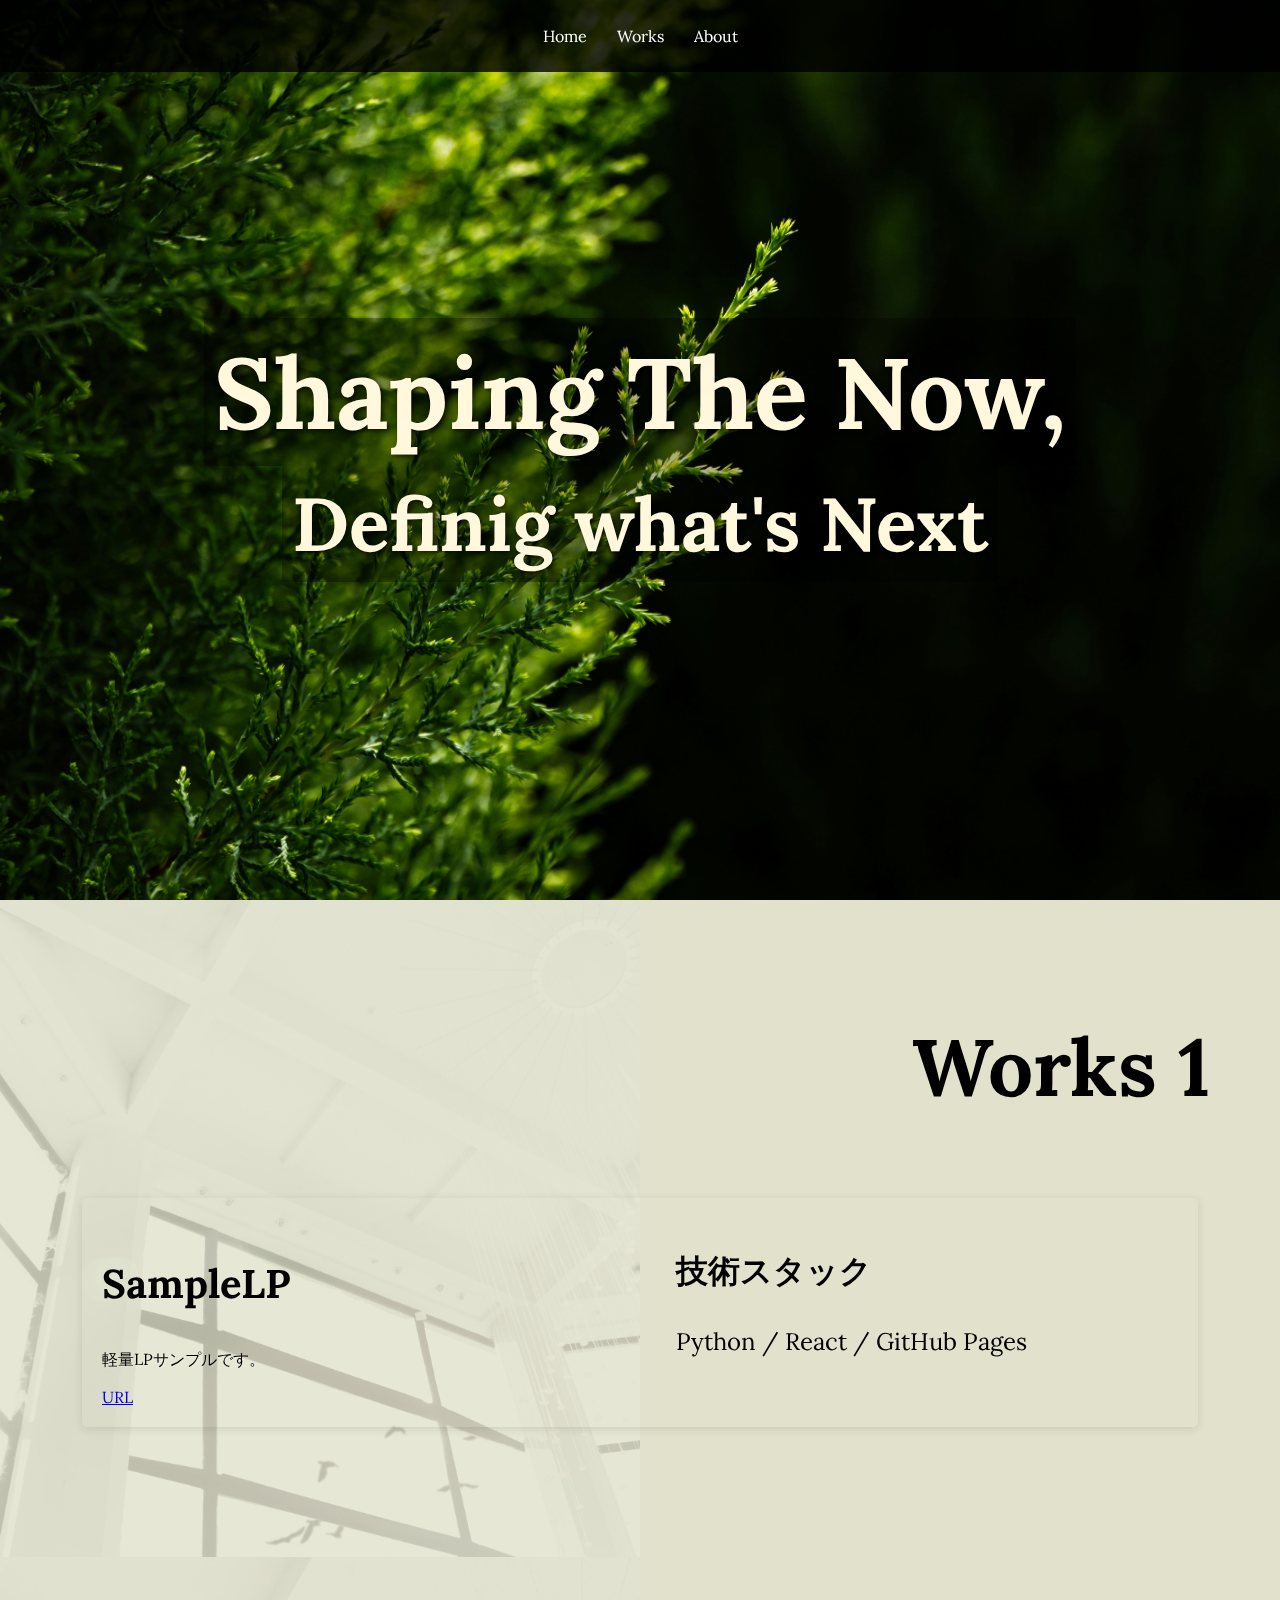
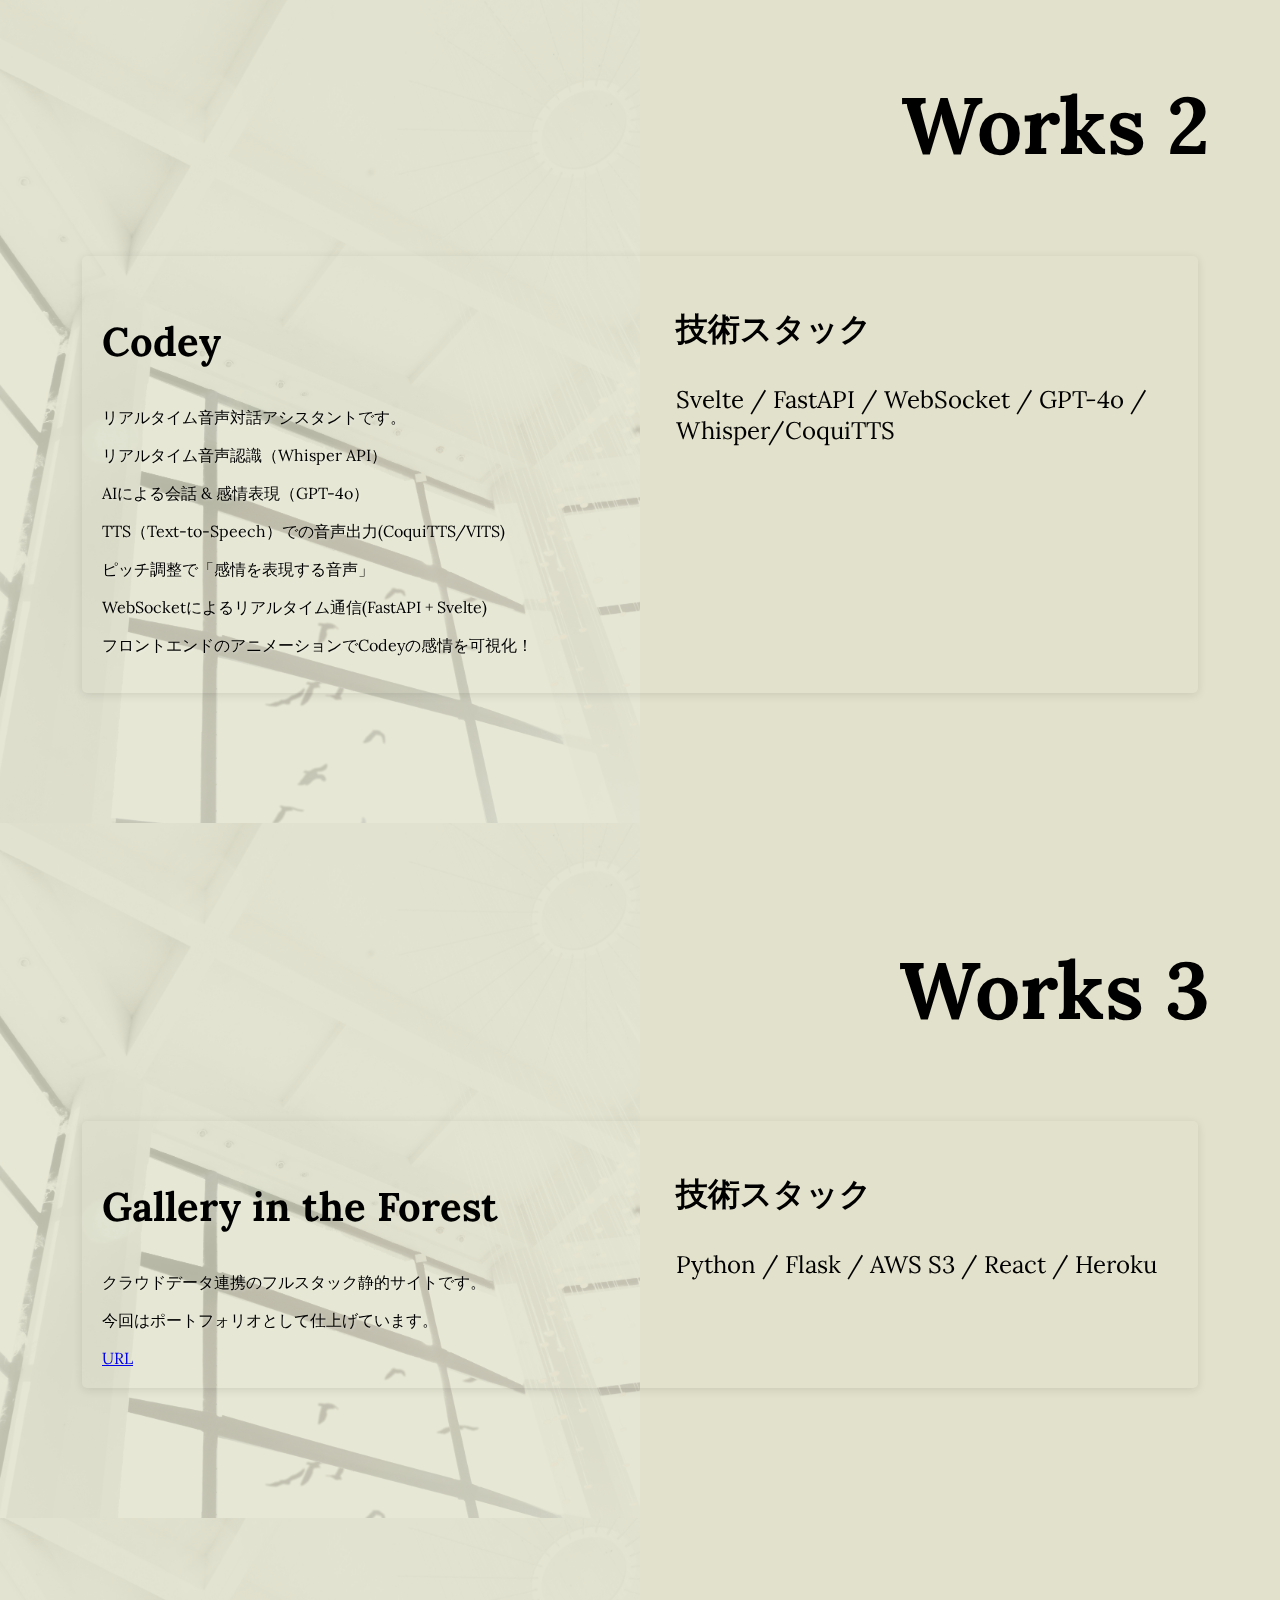
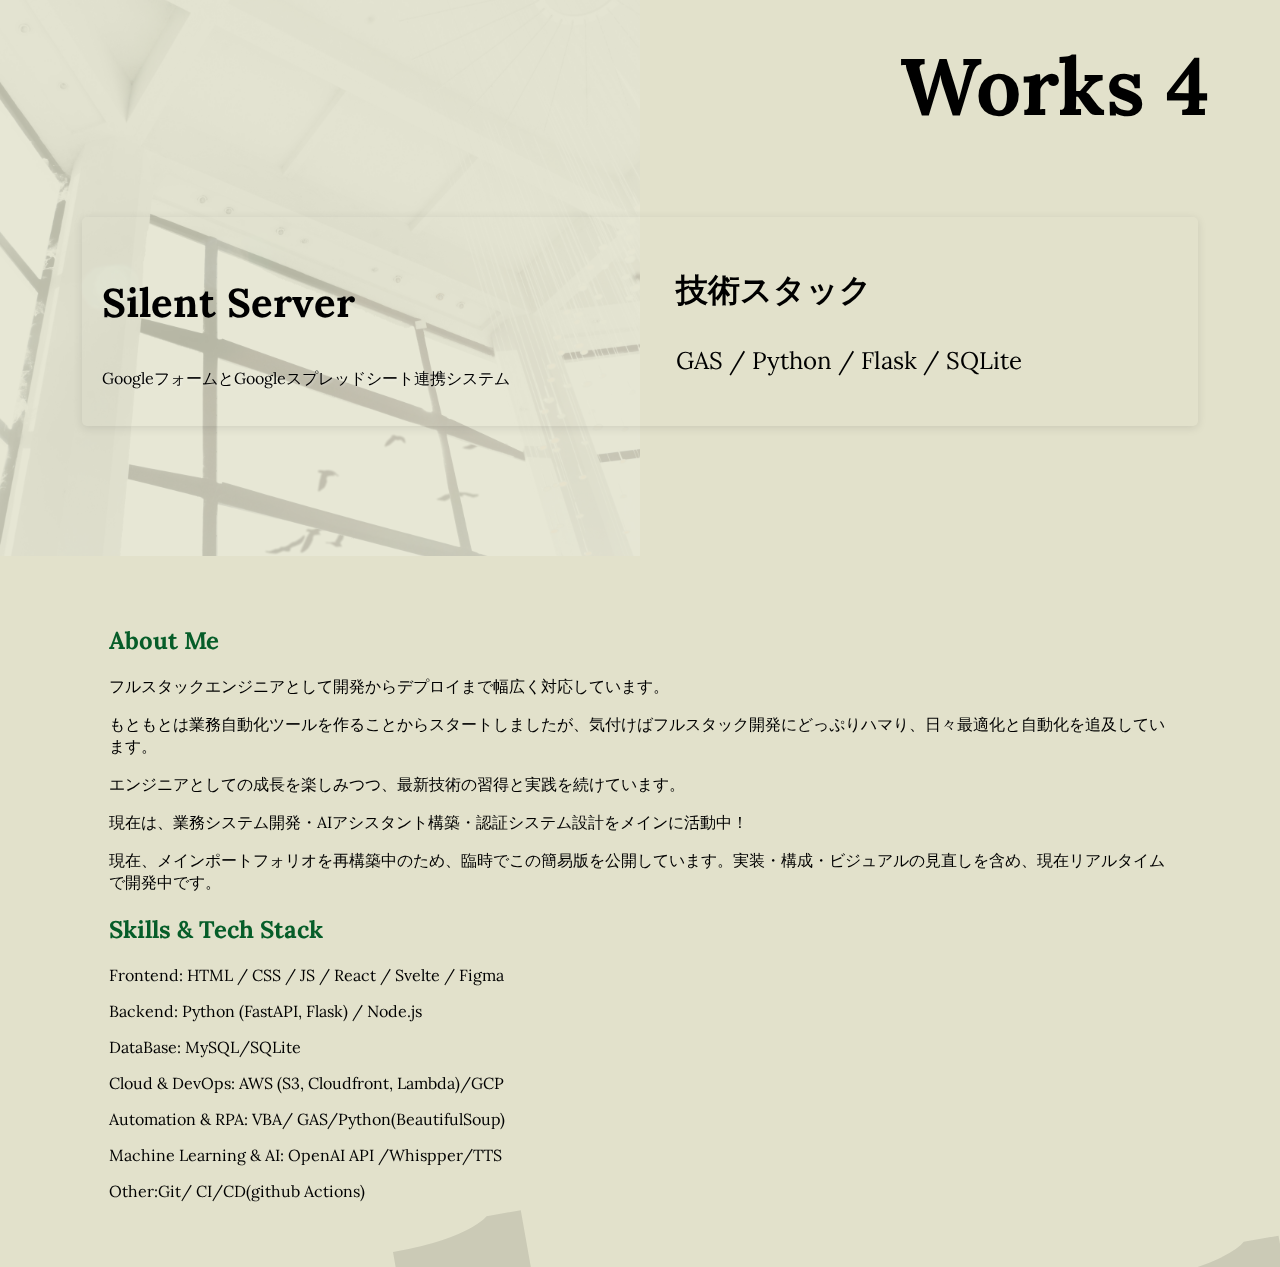
<file: index.html>
<!DOCTYPE html>
<html lang="ja">
<head>
    <meta charset="UTF-8">
    <meta name="viewport" content="width=device-width, initial-scale=1.0">
    <title>Portfolio</title>
    <link rel="stylesheet" href="style.css">
    <link href="https://fonts.googleapis.com/css2?family=Lora:wght@400;700&display=swap" rel="stylesheet">
</head>
<body>

    <nav>
        <ul>
            <li><a href="#home">Home</a></li>
            <li><a href="#works1">Works</a></li>
            <li><a href="#about">About</a></li>
        </ul>
    </nav>

    <!-- Home -->
    <section id="home">
        <div class="hero">
            <h1>Shaping The Now,</h1>
            <h2>Definig what's Next</h2>
        </div>
    </section>

    <!-- Works 1 -->
    <section id="works1" class="works">
        <h2 class="works-title">Works 1</h2>
        <div class="work-card">
            <div class="work-left">
                <h3>SampleLP</h3>
                <p>軽量LPサンプルです。</p>
                <a href="https://ccnishi-sss.github.io/LPsample/">URL</a>
            </div>
            <div class="work-right">
                <h3>技術スタック</h3>
                <p>Python / React / GitHub Pages</p>
            </div>
        </div>
    </section>

    <!-- Works 2 -->
    <section id="works2" class="works">
        <h2 class="works-title">Works 2</h2>
        <div class="work-card">
            <div class="work-left">
                <h3>Codey</h3>
                <p>リアルタイム音声対話アシスタントです。</p>
                <p>リアルタイム音声認識（Whisper API）</p>
                <p>AIによる会話 & 感情表現（GPT-4o）</p>
                <p>TTS（Text-to-Speech）での音声出力(CoquiTTS/VITS)</p>
                <p>ピッチ調整で「感情を表現する音声」</p>
                <p>WebSocketによるリアルタイム通信(FastAPI + Svelte)</p>
                <p>フロントエンドのアニメーションでCodeyの感情を可視化！</p>
            </div>
            <div class="work-right">
                <h3>技術スタック</h3>
                <p>Svelte / FastAPI / WebSocket / GPT-4o / Whisper/CoquiTTS</p>
            </div>
        </div>
    </section>

    <!-- Works 3 -->
    <section id="works3" class="works">
        <h2 class="works-title">Works 3</h2>
        <div class="work-card">
            <div class="work-left">
                <h3>Gallery in the Forest</h3>
                <p>クラウドデータ連携のフルスタック静的サイトです。</p>
                <p>今回はポートフォリオとして仕上げています。</p>
                <a href="https://nishi-sss.github.io/Portfolio01Re/">URL</a>
            </div>
            <div class="work-right">
                <h3>技術スタック</h3>
                <p>Python / Flask / AWS S3 / React / Heroku</p>
            </div>
        </div>
    </section>

    <!-- Works 4 -->
    <section id="works4" class="works">
        <h2 class="works-title">Works 4</h2>
        <div class="work-card">
            <div class="work-left">
                <h3>Silent Server</h3>
                <p>GoogleフォームとGoogleスプレッドシート連携システム</p>
            </div>
            <div class="work-right">
                <h3>技術スタック</h3>
                <p>GAS / Python / Flask / SQLite</p>
            </div>
        </div>
    </section>

    <!-- About -->
        <section id="about">
        <div class="about-bg">
            <h1>About</h1>
        </div>

        <div class="about-content">
            <h2>About Me</h2>
            <p>フルスタックエンジニアとして開発からデプロイまで幅広く対応しています。</p>
            <p>もともとは業務自動化ツールを作ることからスタートしましたが、気付けばフルスタック開発にどっぷりハマり、日々最適化と自動化を追及しています。</p>
            <p>エンジニアとしての成長を楽しみつつ、最新技術の習得と実践を続けています。</p>
            <p>現在は、業務システム開発・AIアシスタント構築・認証システム設計をメインに活動中！</p>
            <p>現在、メインポートフォリオを再構築中のため、臨時でこの簡易版を公開しています。実装・構成・ビジュアルの見直しを含め、現在リアルタイムで開発中です。</p>
        
            <h2>Skills & Tech Stack</h2>
            <p>Frontend: HTML / CSS / JS / React / Svelte / Figma</p>
            <p>Backend: Python (FastAPI, Flask) / Node.js</p>
            <p>DataBase: MySQL/SQLite</p>
            <p>Cloud & DevOps: AWS (S3, Cloudfront, Lambda)/GCP </p>
            <p>Automation & RPA: VBA/ GAS/Python(BeautifulSoup)</p>
            <p>Machine Learning & AI: OpenAI API /Whispper/TTS</p>
            <p>Other:Git/ CI/CD(github Actions)</p>
        </div>
    </section>

</body>
</html>
</file>
<file: style.css>
/* 全体の設定 */
body {
    font-family: 'Lora', serif;
    background-color: #E2E1CB;
    color: black;
    margin: 0;
    padding: 0;
    overflow-x: hidden; /* 横スクロール防止 */
}
/* ナビゲーション */
nav {
    position: fixed;
    width: 100%;
    top: 0;
    background-color: rgba(0, 0, 0, 0.8);
    padding: 10px 0;
    text-align: center;
}

nav ul {
    list-style: none;
    padding: 0;
    display: flex;
    justify-content: center;
}

nav ul li {
    margin: 0 15px;
}

nav ul li a {
    color: white;
    text-decoration: none;
}

/* Home */
.hero {
    background: url('images/green.jpg') no-repeat center center / cover;
    height: 100vh;
    display: flex;
    flex-direction: column;
    justify-content: center;
    align-items: center;
    font-size: 50px;
}

.hero h1, .hero h2 {
    margin: 0;
    background-color: rgba(0, 0, 0, 0.3);
    padding: 10px;
    color: #FFF8DC;
    text-shadow: 2px 2px 5px rgba(0, 0, 0, 0.7)
}

/* Worksページ */
.works {
    position: relative;
    padding: 50px 20px;
    height: auto;
}
.work-left h3 {
    font-size: 2.5rem; /* 好きなサイズに変更 */
}

.work-left p {
    font-size: 1.0rem;
}

.work-right h3 {
    font-size: 2rem;
}

.work-right p {
    font-size: 1.5rem;
}


/* 左半分に背景画像（ナビバーのはみ出し修正 & 不透明度20%） */
.works::before {
    content: ""; /* 擬似要素必須 */
    position: absolute;
    top: 0; /* ナビバーにはみ出さないように修正 */
    left: 0;
    width: 50%; /* 画面の左半分のみ */
    height: 100%; /* 画面いっぱい */
    background: url('images/room.jpg') no-repeat center center / cover;
    opacity: 0.2; /* 不透明度20% */
    z-index: -1; /* 背景扱いにする */
}

/* "Works" のタイトルを固定してズレ防止 */
.works-title {
    font-size: 5rem;
    text-align: right;
    margin-right: 50px;
    position: relative;
    z-index: 1;
}

/* 紹介カード */
.work-card {
    display: flex;
    justify-content: space-between;
    flex-arap: wrap;
    gap: 20px
    padding: 20px;
    margin: 80px auto;
    width: 90%;
    background-color: transparent; /* 透明にする */
    border-radius: 5px;
    box-shadow: 0 2px 10px rgba(0, 0, 0, 0.1);
}

.work-left,
.work-right{
    width: 45%;
    background-color: transparent; /* 白背景（少し透過） */
    padding: 20px;
    border-radius: 5px;
}
.work-left p {
    color: #000;
    text-shadow: 1px 1px 3px rgba(255, 255, 255, 0.4); /* 白っぽい影で浮かせる */
}

/* Aboutページ */
#about {
    position: relative;
    padding: 50px;
    height: auto;
    overflow-x: hidden;
}

.about-bg {
    position: absolute;
    top: 0;
    left: 0;
    font-size: 25vw; /* 画面に応じて自動縮小 */
    color: rgba(0, 0, 0, 0.1);
    transform: rotate(-10deg);
    white-space: nowrap; /*折り返さずに１行 */
}

.about-content {
    position: relative;
    z-index: 10;
    max-width: 90%;
    margin: auto;
}

.about-content h2 {
    color: #065D29;
}

/* === メディアクエリ（スマホ対応）=== */
@media screen and (max-width: 768px) {
    .hero {
        font-size: 35px;
        text-align: center;
        padding: 20px;
    }

    .work-card {
        flex-direction: column;
        align-items: center;
    }

    .work-left,
    .work-right {
        width: 90%;
    }

    .works-title {
        font-size: 2.5rem;
        text-align: center;
        margin: 0 auto 30px;
    }

    .about-bg {
        font-size: 40vw; /* スマホではもっと小さく */
        left: 5%;
    }
}
</file>
